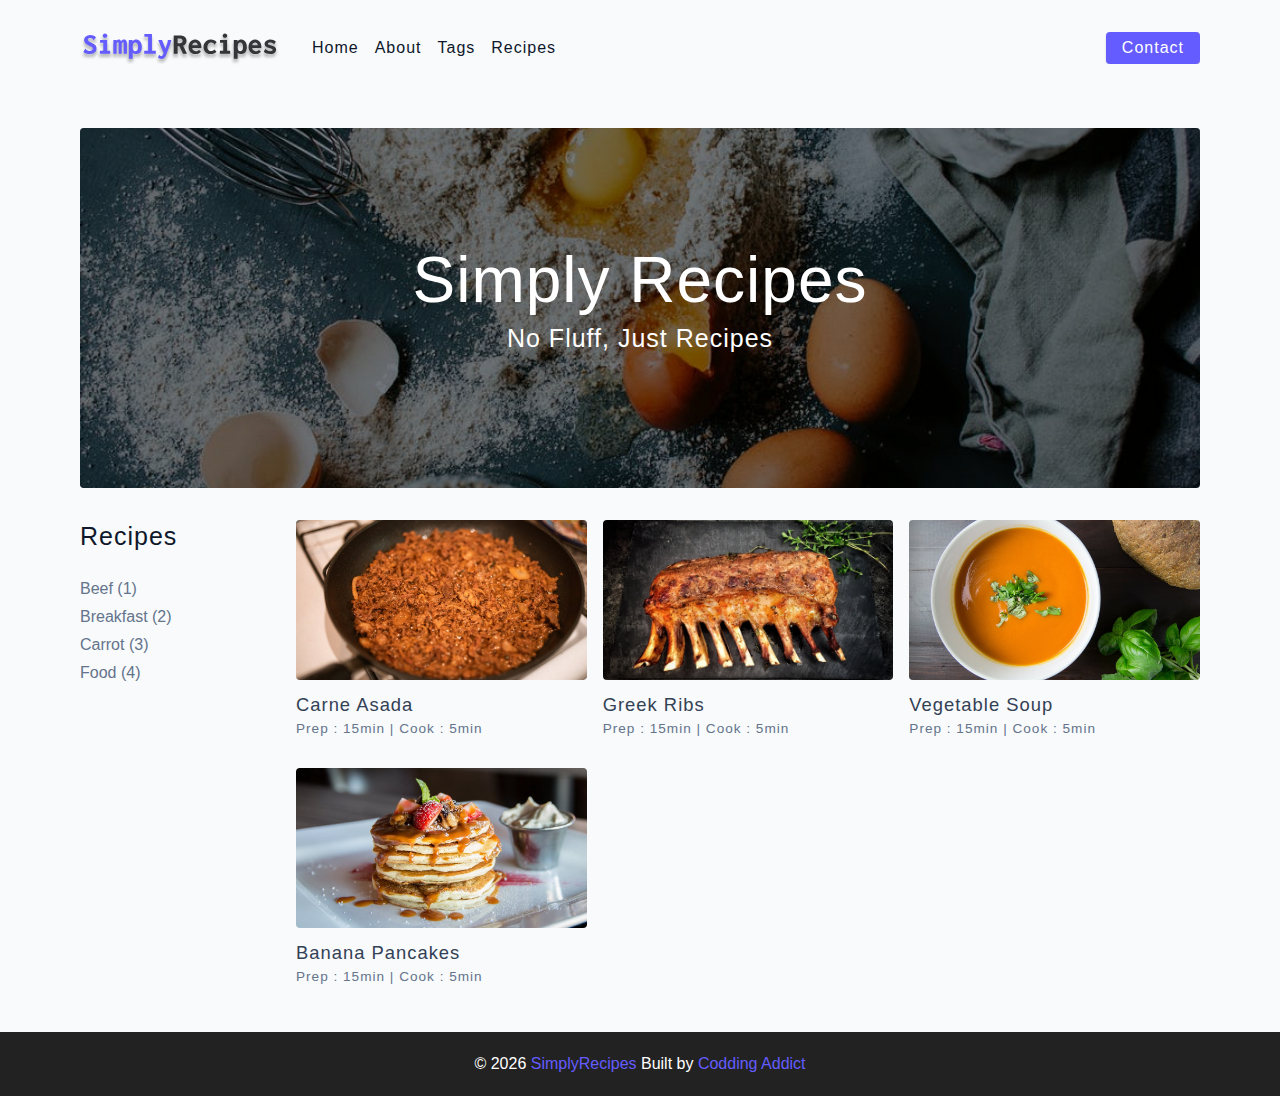
<file: index.html>
<!DOCTYPE html>
<html lang="en">
  <head>
    <meta charset="UTF-8" />
    <meta http-equiv="X-UA-Compatible" content="IE=edge" />
    <meta name="viewport" content="width=device-width, initial-scale=1.0" />
    <title>Simply Recipes || Starter</title>
    <!-- favicon -->
    <link rel="shortcut icon" href="./assets/favicon.ico" type="image/x-icon" />
    <!-- normalize -->
    <link rel="stylesheet" href="./css/normalize.css" />
    <!-- font-awesome -->
    <link
      rel="stylesheet"
      href="https://cdnjs.cloudflare.com/ajax/libs/font-awesome/5.14.0/css/all.min.css"
    />
    <!-- main css -->
    <link rel="stylesheet" href="./css/main.css" />
  </head>
  <body>
    <!-- nav -->
    <nav class="navbar">
      <div class="nav-center">
        <!-- header -->
        <div class="nav-header">
          <a href="index.html" class="nav-logo">
            <img src="./assets/logo.svg" alt="simply recipes" />
          </a>
          <button type="button" class="btn nav-btn">
            <i class="fas fa-align-justify"></i>
          </button>
        </div>
        <!-- links -->
        <div class="nav-links">
          <a href="index.html" class="nav-link">Home</a>
          <a href="about.html" class="nav-link">About</a>
          <a href="tags.html" class="nav-link">Tags</a>
          <a href="recipes.html" class="nav-link">Recipes</a>
          <div class="nav-link contact-link">
            <a href="contact.html" class="btn">Contact</a>
          </div>
        </div>
      </div>
    </nav>
    <!-- end of nav -->
    <!-- main -->
    <main class="page">
      <!-- header -->
      <header class="hero">
        <div class="hero-container">
          <div class="hero-text">
            <h1>simply recipes</h1>
            <h4>no fluff, just recipes</h4>
          </div>
        </div>
      </header>
      <!-- end of header -->
      <!-- recipes container -->
      <section class="recipes-container">
        <!-- tags container -->
        <div class="tags-container">
          <h4>Recipes</h4>
          <div class="tags-list">
            <a href="tag-template.html">Beef (1)</a>
            <a href="tag-template.html">Breakfast (2)</a>
            <a href="tag-template.html">Carrot (3)</a>
            <a href="tag-template.html">Food (4)</a>
          </div>
        </div>
        <!-- end of tags container -->
        <!-- recipes list -->
        <div class="recipes-list">
          <!-- single recipe -->
          <a href="single-recipe.html" class="recipe">
            <img
              src="/assets/recipes/recipe-1.jpeg"
              alt="food"
              class="img recipe-img"
            />
            <h5>Carne Asada</h5>
            <p>Prep : 15min | Cook : 5min</p>
          </a>
          <!-- end of single recipe -->
          <!-- single recipe -->
          <a href="single-recipe.html" class="recipe">
            <img
              src="/assets/recipes/recipe-2.jpeg"
              alt="food"
              class="img recipe-img"
            />
            <h5>Greek Ribs</h5>
            <p>Prep : 15min | Cook : 5min</p>
          </a>
          <!-- end of single recipe -->
          <!-- single recipe -->
          <a href="single-recipe.html" class="recipe">
            <img
              src="/assets/recipes/recipe-3.jpeg"
              alt="food"
              class="img recipe-img"
            />
            <h5>Vegetable Soup</h5>
            <p>Prep : 15min | Cook : 5min</p>
          </a>
          <!-- end of single recipe -->
          <!-- single recipe -->
          <a href="single-recipe.html" class="recipe">
            <img
              src="/assets/recipes/recipe-4.jpeg"
              alt="food"
              class="img recipe-img"
            />
            <h5>Banana Pancakes</h5>
            <p>Prep : 15min | Cook : 5min</p>
          </a>
          <!-- end of single recipe -->
        </div>
        <!-- end of recipes list -->
      </section>
      <!-- end of recipes container -->
    </main>
    <!-- end of main -->
    <!-- footer -->
    <footer class="page-footer">
      <p>
        &copy; <span id="date"></span
        ><span class="footer-logo"> SimplyRecipes</span> Built by
        <a href="https://www.johnsmilga.com/">Codding Addict</a>
      </p>
    </footer>

    <script src="./js/app.js"></script>
  </body>
</html>
</file>
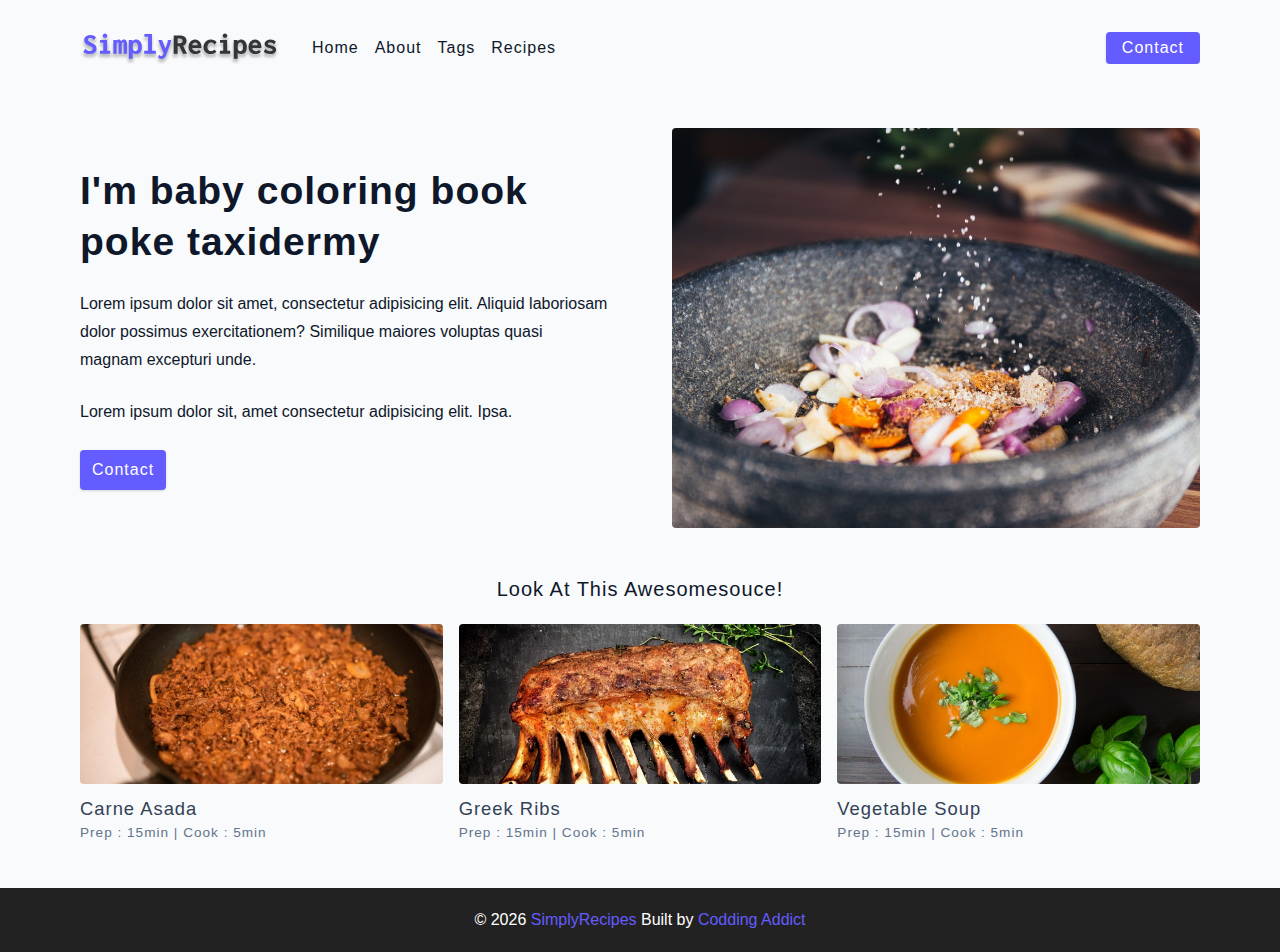
<file: about.html>
<!DOCTYPE html>
<html lang="en">
  <head>
    <meta charset="UTF-8" />
    <meta http-equiv="X-UA-Compatible" content="IE=edge" />
    <meta name="viewport" content="width=device-width, initial-scale=1.0" />
    <title>About</title>
    <!-- favicon -->
    <link rel="shortcut icon" href="./assets/favicon.ico" type="image/x-icon" />
    <!-- normalize -->
    <link rel="stylesheet" href="./css/normalize.css" />
    <!-- font-awesome -->
    <link
      rel="stylesheet"
      href="https://cdnjs.cloudflare.com/ajax/libs/font-awesome/5.14.0/css/all.min.css"
    />
    <!-- main css -->
    <link rel="stylesheet" href="./css/main.css" />
  </head>
  <body>
    <!-- nav -->
    <nav class="navbar">
      <div class="nav-center">
        <!-- header -->
        <div class="nav-header">
          <a href="index.html" class="nav-logo">
            <img src="./assets/logo.svg" alt="simply recipes" />
          </a>
          <button type="button" class="btn nav-btn">
            <i class="fas fa-align-justify"></i>
          </button>
        </div>
        <!-- links -->
        <div class="nav-links">
          <a href="index.html" class="nav-link">Home</a>
          <a href="about.html" class="nav-link">About</a>
          <a href="tags.html" class="nav-link">Tags</a>
          <a href="recipes.html" class="nav-link">Recipes</a>
          <div class="nav-link contact-link">
            <a href="contact.html" class="btn">Contact</a>
          </div>
        </div>
      </div>
    </nav>
    <!-- end of nav -->
    <!-- main -->
    <main class="page">
      <section class="about-page">
        <article>
          <h2>I'm baby coloring book poke taxidermy</h2>
          <p>
            Lorem ipsum dolor sit amet, consectetur adipisicing elit. Aliquid
            laboriosam dolor possimus exercitationem? Similique maiores voluptas
            quasi magnam excepturi unde.
          </p>
          <p>Lorem ipsum dolor sit, amet consectetur adipisicing elit. Ipsa.</p>
          <a href="contact.html" class="btn">Contact</a>
        </article>
        <img
          src="./assets/about.jpeg"
          alt="pouring salt"
          class="img about-img"
        />
      </section>
      <section class="features-recipes">
        <h5 class="featured-title">Look at this Awesomesouce!</h5>
        <!-- recipes list -->
        <div class="recipes-list">
          <!-- single recipe -->
          <a href="single-recipe.html" class="recipe">
            <img
              src="/assets/recipes/recipe-1.jpeg"
              alt="food"
              class="img recipe-img"
            />
            <h5>Carne Asada</h5>
            <p>Prep : 15min | Cook : 5min</p>
          </a>
          <!-- end of single recipe -->
          <!-- single recipe -->
          <a href="single-recipe.html" class="recipe">
            <img
              src="/assets/recipes/recipe-2.jpeg"
              alt="food"
              class="img recipe-img"
            />
            <h5>Greek Ribs</h5>
            <p>Prep : 15min | Cook : 5min</p>
          </a>
          <!-- end of single recipe -->
          <!-- single recipe -->
          <a href="single-recipe.html" class="recipe">
            <img
              src="/assets/recipes/recipe-3.jpeg"
              alt="food"
              class="img recipe-img"
            />
            <h5>Vegetable Soup</h5>
            <p>Prep : 15min | Cook : 5min</p>
          </a>
          <!-- end of single recipe -->
        </div>
        <!-- end of recipes list -->
      </section>
    </main>
    <!-- end of main -->
    <!-- footer -->
    <footer class="page-footer">
      <p>
        &copy; <span id="date"></span
        ><span class="footer-logo"> SimplyRecipes</span> Built by
        <a href="https://www.johnsmilga.com/">Codding Addict</a>
      </p>
    </footer>

    <script src="./js/app.js"></script>
  </body>
</html>
</file>
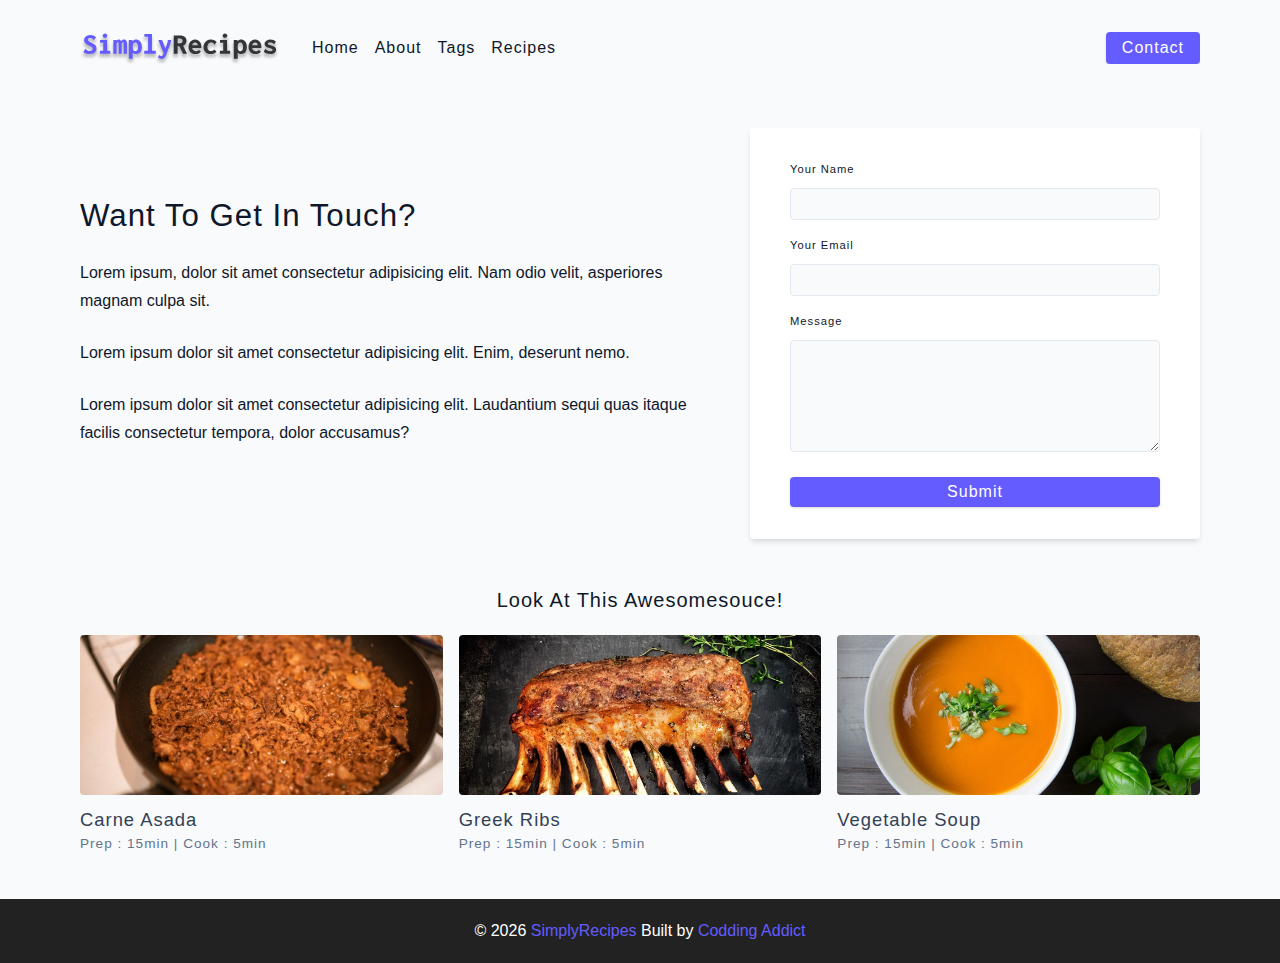
<file: contact.html>
<!DOCTYPE html>
<html lang="en">
  <head>
    <meta charset="UTF-8" />
    <meta http-equiv="X-UA-Compatible" content="IE=edge" />
    <meta name="viewport" content="width=device-width, initial-scale=1.0" />
    <title>Contact</title>
    <!-- favicon -->
    <link rel="shortcut icon" href="./assets/favicon.ico" type="image/x-icon" />
    <!-- normalize -->
    <link rel="stylesheet" href="./css/normalize.css" />
    <!-- font-awesome -->
    <link
      rel="stylesheet"
      href="https://cdnjs.cloudflare.com/ajax/libs/font-awesome/5.14.0/css/all.min.css"
    />
    <!-- main css -->
    <link rel="stylesheet" href="./css/main.css" />
  </head>
  <body>
    <!-- nav -->
    <nav class="navbar">
      <div class="nav-center">
        <!-- header -->
        <div class="nav-header">
          <a href="index.html" class="nav-logo">
            <img src="./assets/logo.svg" alt="simply recipes" />
          </a>
          <button type="button" class="btn nav-btn">
            <i class="fas fa-align-justify"></i>
          </button>
        </div>
        <!-- links -->
        <div class="nav-links">
          <a href="index.html" class="nav-link">Home</a>
          <a href="about.html" class="nav-link">About</a>
          <a href="tags.html" class="nav-link">Tags</a>
          <a href="recipes.html" class="nav-link">Recipes</a>
          <div class="nav-link contact-link">
            <a href="contact.html" class="btn">Contact</a>
          </div>
        </div>
      </div>
    </nav>
    <!-- end of nav -->
    <!-- main -->
    <main class="page">
      <section class="contact-container">
        <article class="contact-info">
          <h3>Want To Get In Touch?</h3>
          <p>
            Lorem ipsum, dolor sit amet consectetur adipisicing elit. Nam odio
            velit, asperiores magnam culpa sit.
          </p>
          <p>
            Lorem ipsum dolor sit amet consectetur adipisicing elit. Enim,
            deserunt nemo.
          </p>
          <p>
            Lorem ipsum dolor sit amet consectetur adipisicing elit. Laudantium
            sequi quas itaque facilis consectetur tempora, dolor accusamus?
          </p>
        </article>
        <article>
          <form class="form contact-form">
            <!-- single form row -->
            <div class="form-row">
              <label for="name" class="form-label">Your Name</label>
              <input type="text" name="name" id="name" class="form-input" />
            </div>
            <!-- end of single form row -->
            <!-- single form row -->
            <div class="form-row">
              <label for="email" class="form-label">Your Email</label>
              <input type="email" name="email" id="email" class="form-input" />
            </div>
            <!-- end of single form row -->
            <div class="form-row">
              <label for="message" class="form-label">Message</label>
              <textarea
                name="message"
                id="message"
                class="form-textarea"
              ></textarea>
            </div>
            <button type="submit" class="btn btn-block">Submit</button>
          </form>
        </article>
      </section>
      <section class="features-recipes">
        <h5 class="featured-title">Look at this Awesomesouce!</h5>
        <!-- recipes list -->
        <div class="recipes-list">
          <!-- single recipe -->
          <a href="single-recipe.html" class="recipe">
            <img
              src="/assets/recipes/recipe-1.jpeg"
              alt="food"
              class="img recipe-img"
            />
            <h5>Carne Asada</h5>
            <p>Prep : 15min | Cook : 5min</p>
          </a>
          <!-- end of single recipe -->
          <!-- single recipe -->
          <a href="single-recipe.html" class="recipe">
            <img
              src="/assets/recipes/recipe-2.jpeg"
              alt="food"
              class="img recipe-img"
            />
            <h5>Greek Ribs</h5>
            <p>Prep : 15min | Cook : 5min</p>
          </a>
          <!-- end of single recipe -->
          <!-- single recipe -->
          <a href="single-recipe.html" class="recipe">
            <img
              src="/assets/recipes/recipe-3.jpeg"
              alt="food"
              class="img recipe-img"
            />
            <h5>Vegetable Soup</h5>
            <p>Prep : 15min | Cook : 5min</p>
          </a>
          <!-- end of single recipe -->
        </div>
        <!-- end of recipes list -->
      </section>
    </main>
    <!-- end of main -->
    <!-- footer -->
    <footer class="page-footer">
      <p>
        &copy; <span id="date"></span
        ><span class="footer-logo"> SimplyRecipes</span> Built by
        <a href="https://www.johnsmilga.com/">Codding Addict</a>
      </p>
    </footer>

    <script src="./js/app.js"></script>
  </body>
</html>
</file>
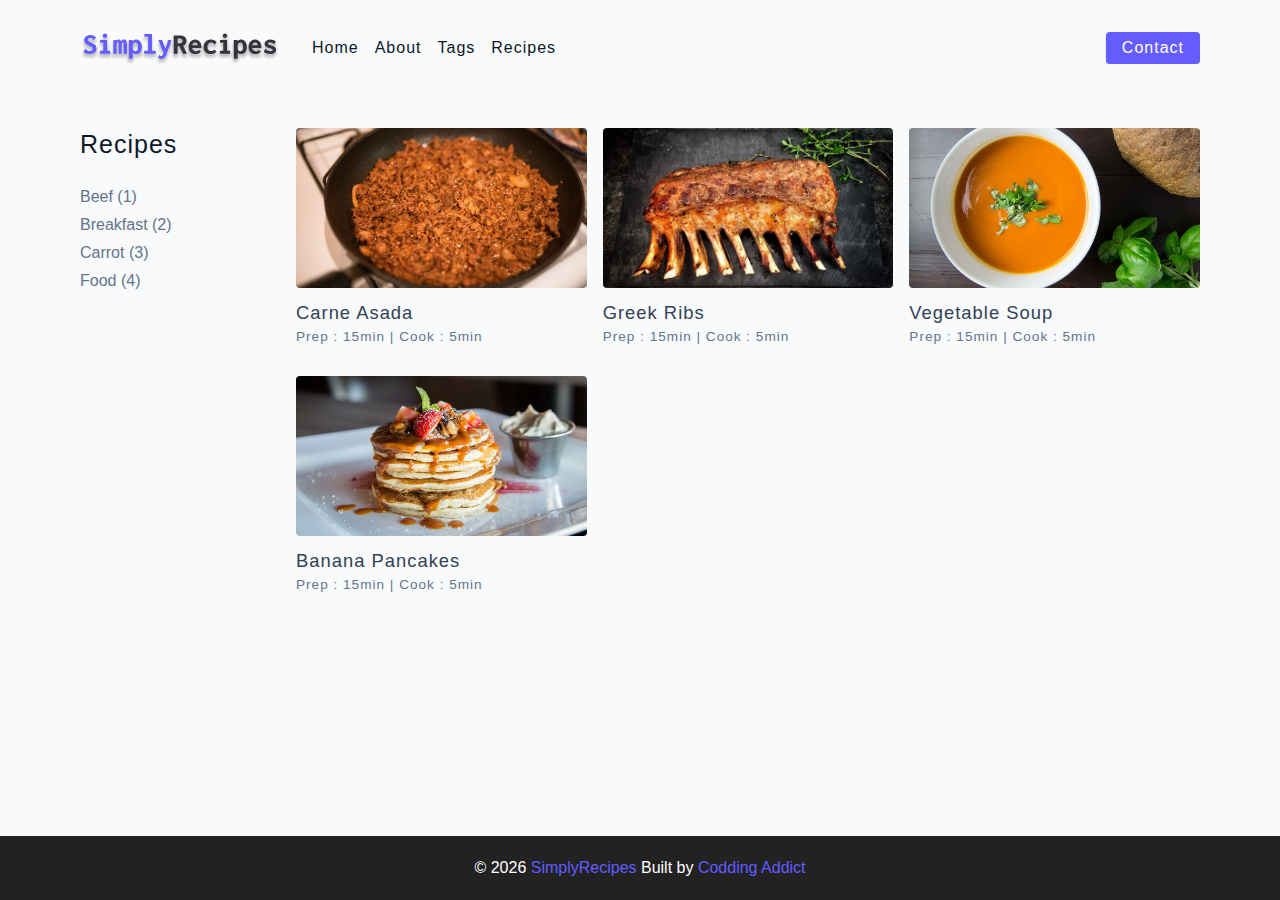
<file: recipes.html>
<!DOCTYPE html>
<html lang="en">
  <head>
    <meta charset="UTF-8" />
    <meta http-equiv="X-UA-Compatible" content="IE=edge" />
    <meta name="viewport" content="width=device-width, initial-scale=1.0" />
    <title>Recipes</title>
    <!-- favicon -->
    <link rel="shortcut icon" href="./assets/favicon.ico" type="image/x-icon" />
    <!-- normalize -->
    <link rel="stylesheet" href="./css/normalize.css" />
    <!-- font-awesome -->
    <link
      rel="stylesheet"
      href="https://cdnjs.cloudflare.com/ajax/libs/font-awesome/5.14.0/css/all.min.css"
    />
    <!-- main css -->
    <link rel="stylesheet" href="./css/main.css" />
  </head>
  <body>
    <!-- nav -->
    <nav class="navbar">
      <div class="nav-center">
        <!-- header -->
        <div class="nav-header">
          <a href="index.html" class="nav-logo">
            <img src="./assets/logo.svg" alt="simply recipes" />
          </a>
          <button type="button" class="btn nav-btn">
            <i class="fas fa-align-justify"></i>
          </button>
        </div>
        <!-- links -->
        <div class="nav-links">
          <a href="index.html" class="nav-link">Home</a>
          <a href="about.html" class="nav-link">About</a>
          <a href="tags.html" class="nav-link">Tags</a>
          <a href="recipes.html" class="nav-link">Recipes</a>
          <div class="nav-link contact-link">
            <a href="contact.html" class="btn">Contact</a>
          </div>
        </div>
      </div>
    </nav>
    <!-- end of nav -->
    <!-- main -->
    <main class="page">
      <!-- recipes container -->
      <section class="recipes-container">
        <!-- tags container -->
        <div class="tags-container">
          <h4>Recipes</h4>
          <div class="tags-list">
            <a href="tag-template.html">Beef (1)</a>
            <a href="tag-template.html">Breakfast (2)</a>
            <a href="tag-template.html">Carrot (3)</a>
            <a href="tag-template.html">Food (4)</a>
          </div>
        </div>
        <!-- end of tags container -->
        <!-- recipes list -->
        <div class="recipes-list">
          <!-- single recipe -->
          <a href="single-recipe.html" class="recipe">
            <img
              src="/assets/recipes/recipe-1.jpeg"
              alt="food"
              class="img recipe-img"
            />
            <h5>Carne Asada</h5>
            <p>Prep : 15min | Cook : 5min</p>
          </a>
          <!-- end of single recipe -->
          <!-- single recipe -->
          <a href="single-recipe.html" class="recipe">
            <img
              src="/assets/recipes/recipe-2.jpeg"
              alt="food"
              class="img recipe-img"
            />
            <h5>Greek Ribs</h5>
            <p>Prep : 15min | Cook : 5min</p>
          </a>
          <!-- end of single recipe -->
          <!-- single recipe -->
          <a href="single-recipe.html" class="recipe">
            <img
              src="/assets/recipes/recipe-3.jpeg"
              alt="food"
              class="img recipe-img"
            />
            <h5>Vegetable Soup</h5>
            <p>Prep : 15min | Cook : 5min</p>
          </a>
          <!-- end of single recipe -->
          <!-- single recipe -->
          <a href="single-recipe.html" class="recipe">
            <img
              src="/assets/recipes/recipe-4.jpeg"
              alt="food"
              class="img recipe-img"
            />
            <h5>Banana Pancakes</h5>
            <p>Prep : 15min | Cook : 5min</p>
          </a>
          <!-- end of single recipe -->
        </div>
        <!-- end of recipes list -->
      </section>
      <!-- end of recipes container -->
    </main>
    <!-- end of main -->
    <!-- footer -->
    <footer class="page-footer">
      <p>
        &copy; <span id="date"></span
        ><span class="footer-logo"> SimplyRecipes</span> Built by
        <a href="https://www.johnsmilga.com/">Codding Addict</a>
      </p>
    </footer>

    <script src="./js/app.js"></script>
  </body>
</html>
</file>
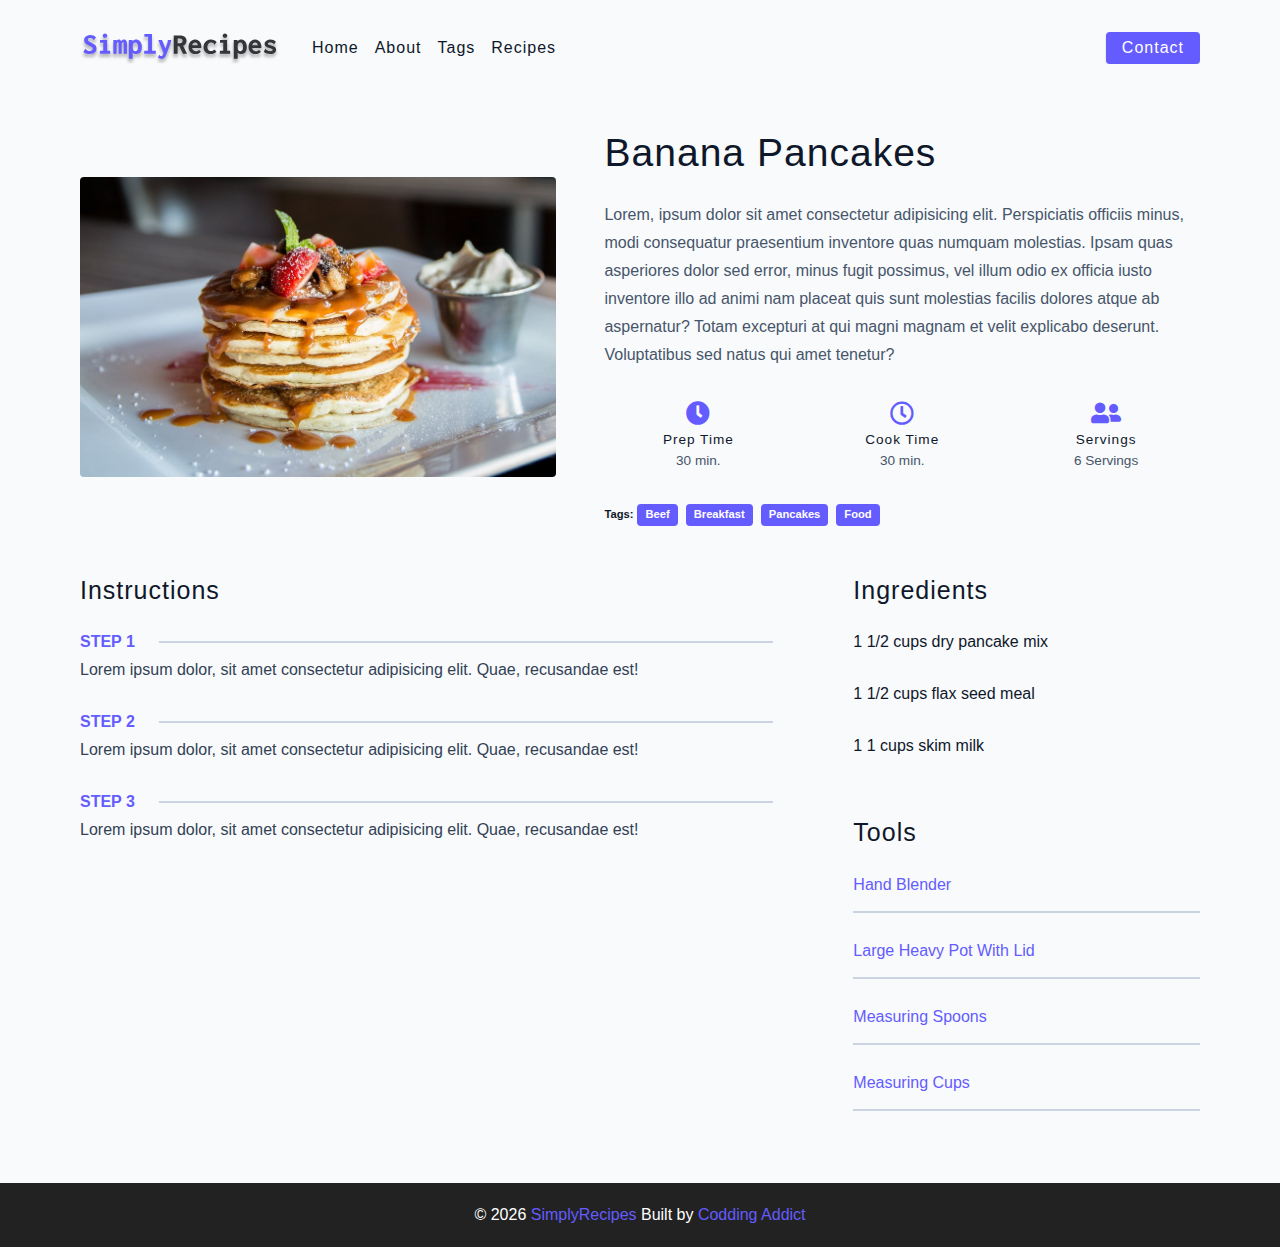
<file: single-recipe.html>
<!DOCTYPE html>
<html lang="en">
  <head>
    <meta charset="UTF-8" />
    <meta http-equiv="X-UA-Compatible" content="IE=edge" />
    <meta name="viewport" content="width=device-width, initial-scale=1.0" />
    <title>Single Recipe</title>
    <!-- favicon -->
    <link rel="shortcut icon" href="./assets/favicon.ico" type="image/x-icon" />
    <!-- normalize -->
    <link rel="stylesheet" href="./css/normalize.css" />
    <!-- font-awesome -->
    <link
      rel="stylesheet"
      href="https://cdnjs.cloudflare.com/ajax/libs/font-awesome/5.14.0/css/all.min.css"
    />
    <!-- main css -->
    <link rel="stylesheet" href="./css/main.css" />
  </head>
  <body>
    <!-- nav -->
    <nav class="navbar">
      <div class="nav-center">
        <!-- header -->
        <div class="nav-header">
          <a href="index.html" class="nav-logo">
            <img src="./assets/logo.svg" alt="simply recipes" />
          </a>
          <button type="button" class="btn nav-btn">
            <i class="fas fa-align-justify"></i>
          </button>
        </div>
        <!-- links -->
        <div class="nav-links">
          <a href="index.html" class="nav-link">Home</a>
          <a href="about.html" class="nav-link">About</a>
          <a href="tags.html" class="nav-link">Tags</a>
          <a href="recipes.html" class="nav-link">Recipes</a>
          <div class="nav-link contact-link">
            <a href="contact.html" class="btn">Contact</a>
          </div>
        </div>
      </div>
    </nav>
    <!-- end of nav -->
    <!-- main -->
    <main class="page">
      <div class="recipe-page">
        <section class="recipe-hero">
          <img
            src="./assets/recipes/recipe-4.jpeg"
            class="img recipe-hero-img"
            alt="pancakes"
          />
          <article>
            <h2>Banana Pancakes</h2>
            <p>
              Lorem, ipsum dolor sit amet consectetur adipisicing elit.
              Perspiciatis officiis minus, modi consequatur praesentium
              inventore quas numquam molestias. Ipsam quas asperiores dolor sed
              error, minus fugit possimus, vel illum odio ex officia iusto
              inventore illo ad animi nam placeat quis sunt molestias facilis
              dolores atque ab aspernatur? Totam excepturi at qui magni magnam
              et velit explicabo deserunt. Voluptatibus sed natus qui amet
              tenetur?
            </p>
            <!-- recipe icons -->
            <div class="recipe-icons">
              <!-- single recipe icon -->
              <article>
                <i class="fas fa-clock"></i>
                <h5>Prep Time</h5>
                <p>30 min.</p>
              </article>
              <!-- single recipe icon -->
              <article>
                <i class="far fa-clock"></i>
                <h5>Cook Time</h5>
                <p>30 min.</p>
              </article>
              <!-- single recipe icon -->
              <article>
                <i class="fas fa-user-friends"></i>
                <h5>Servings</h5>
                <p>6 Servings</p>
              </article>
            </div>
            <!-- recipe tags -->
            <div class="recipe-tags">
              Tags: <a href="tag-template.html">Beef</a>
              <a href="tag-template.html">Breakfast</a>
              <a href="tag-template.html">Pancakes</a>
              <a href="tag-template.html">Food</a>
            </div>
          </article>
        </section>
        <!-- recipe content -->
        <section class="recipe-content">
          <article>
            <h4>Instructions</h4>
            <!-- single instruction -->
            <div class="single-instruction">
              <header>
                <p>Step 1</p>
                <div></div>
              </header>
              <p>
                Lorem ipsum dolor, sit amet consectetur adipisicing elit. Quae,
                recusandae est!
              </p>
            </div>
            <div class="single-instruction">
              <header>
                <p>Step 2</p>
                <div></div>
              </header>
              <p>
                Lorem ipsum dolor, sit amet consectetur adipisicing elit. Quae,
                recusandae est!
              </p>
            </div>
            <div class="single-instruction">
              <header>
                <p>Step 3</p>
                <div></div>
              </header>
              <p>
                Lorem ipsum dolor, sit amet consectetur adipisicing elit. Quae,
                recusandae est!
              </p>
            </div>
          </article>
          <article class="second-column">
            <div>
              <h4>Ingredients</h4>
              <p class="single-igredient">1 1/2 cups dry pancake mix</p>
              <p class="single-igredient">1 1/2 cups flax seed meal</p>
              <p class="single-igredient">1 1 cups skim milk</p>
            </div>
            <div>
              <h4>Tools</h4>
              <p class="single-tool">Hand Blender</p>
              <p class="single-tool">Large Heavy Pot With Lid</p>
              <p class="single-tool">Measuring Spoons</p>
              <p class="single-tool">Measuring Cups</p>
            </div>
          </article>
        </section>
      </div>
    </main>
    <!-- end of main -->
    <!-- footer -->
    <footer class="page-footer">
      <p>
        &copy; <span id="date"></span
        ><span class="footer-logo"> SimplyRecipes</span> Built by
        <a href="https://www.johnsmilga.com/">Codding Addict</a>
      </p>
    </footer>

    <script src="./js/app.js"></script>
  </body>
</html>
</file>
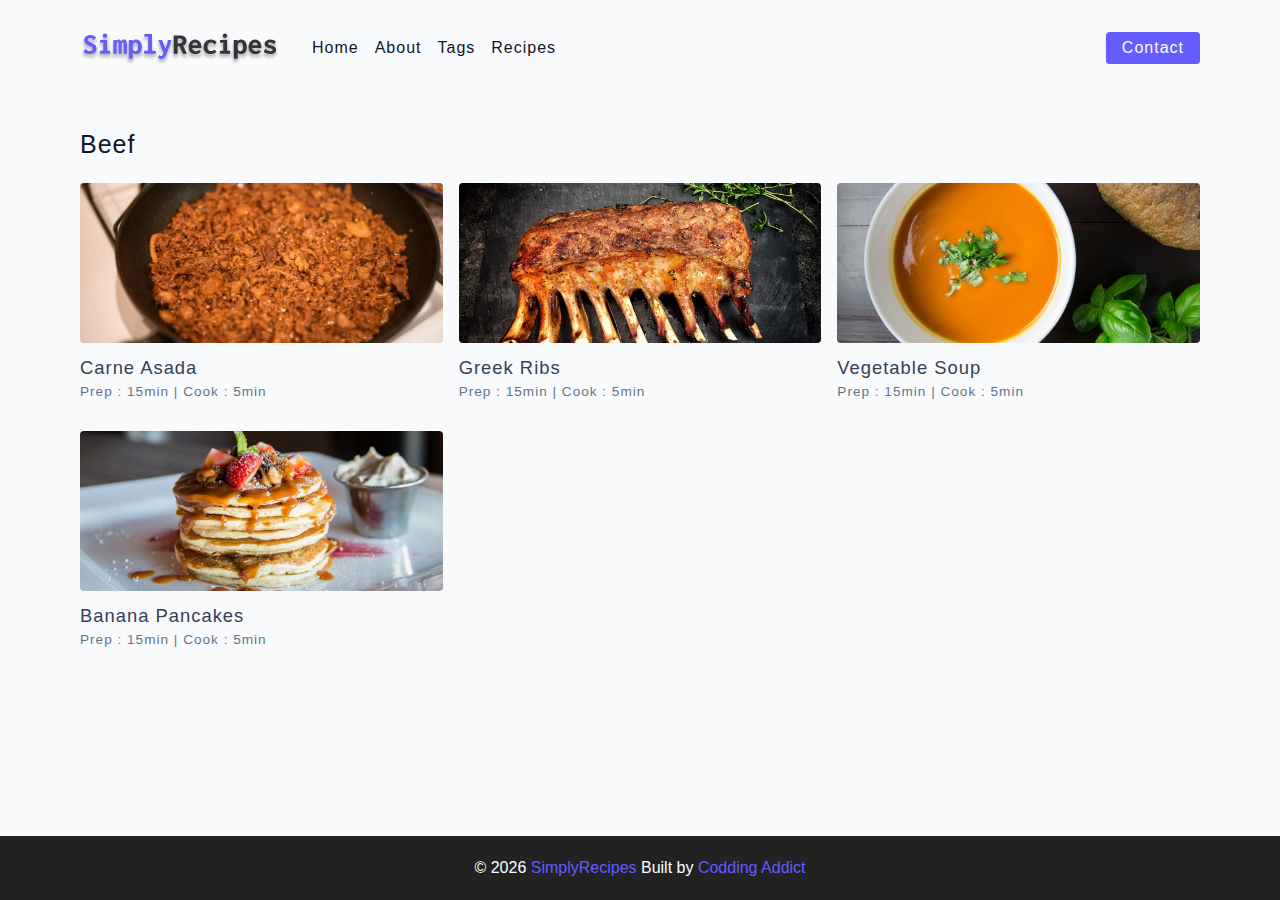
<file: tag-template.html>
<!DOCTYPE html>
<html lang="en">
  <head>
    <meta charset="UTF-8" />
    <meta http-equiv="X-UA-Compatible" content="IE=edge" />
    <meta name="viewport" content="width=device-width, initial-scale=1.0" />
    <title>Tag Template</title>
    <!-- favicon -->
    <link rel="shortcut icon" href="./assets/favicon.ico" type="image/x-icon" />
    <!-- normalize -->
    <link rel="stylesheet" href="./css/normalize.css" />
    <!-- font-awesome -->
    <link
      rel="stylesheet"
      href="https://cdnjs.cloudflare.com/ajax/libs/font-awesome/5.14.0/css/all.min.css"
    />
    <!-- main css -->
    <link rel="stylesheet" href="./css/main.css" />
  </head>
  <body>
    <!-- nav -->
    <nav class="navbar">
      <div class="nav-center">
        <!-- header -->
        <div class="nav-header">
          <a href="index.html" class="nav-logo">
            <img src="./assets/logo.svg" alt="simply recipes" />
          </a>
          <button type="button" class="btn nav-btn">
            <i class="fas fa-align-justify"></i>
          </button>
        </div>
        <!-- links -->
        <div class="nav-links">
          <a href="index.html" class="nav-link">Home</a>
          <a href="about.html" class="nav-link">About</a>
          <a href="tags.html" class="nav-link">Tags</a>
          <a href="recipes.html" class="nav-link">Recipes</a>
          <div class="nav-link contact-link">
            <a href="contact.html" class="btn">Contact</a>
          </div>
        </div>
      </div>
    </nav>
    <!-- end of nav -->
    <!-- main -->
    <main class="page">
      <div>
        <h4>Beef</h4>
        <!-- recipes list -->
        <div class="recipes-list">
          <!-- single recipe -->
          <a href="single-recipe.html" class="recipe">
            <img
              src="/assets/recipes/recipe-1.jpeg"
              alt="food"
              class="img recipe-img"
            />
            <h5>Carne Asada</h5>
            <p>Prep : 15min | Cook : 5min</p>
          </a>
          <!-- end of single recipe -->
          <!-- single recipe -->
          <a href="single-recipe.html" class="recipe">
            <img
              src="/assets/recipes/recipe-2.jpeg"
              alt="food"
              class="img recipe-img"
            />
            <h5>Greek Ribs</h5>
            <p>Prep : 15min | Cook : 5min</p>
          </a>
          <!-- end of single recipe -->
          <!-- single recipe -->
          <a href="single-recipe.html" class="recipe">
            <img
              src="/assets/recipes/recipe-3.jpeg"
              alt="food"
              class="img recipe-img"
            />
            <h5>Vegetable Soup</h5>
            <p>Prep : 15min | Cook : 5min</p>
          </a>
          <!-- end of single recipe -->
          <!-- single recipe -->
          <a href="single-recipe.html" class="recipe">
            <img
              src="/assets/recipes/recipe-4.jpeg"
              alt="food"
              class="img recipe-img"
            />
            <h5>Banana Pancakes</h5>
            <p>Prep : 15min | Cook : 5min</p>
          </a>
          <!-- end of single recipe -->
        </div>
        <!-- end of recipes list -->
      </div>
    </main>
    <!-- end of main -->
    <!-- footer -->
    <footer class="page-footer">
      <p>
        &copy; <span id="date"></span
        ><span class="footer-logo"> SimplyRecipes</span> Built by
        <a href="https://www.johnsmilga.com/">Codding Addict</a>
      </p>
    </footer>

    <script src="./js/app.js"></script>
  </body>
</html>
</file>
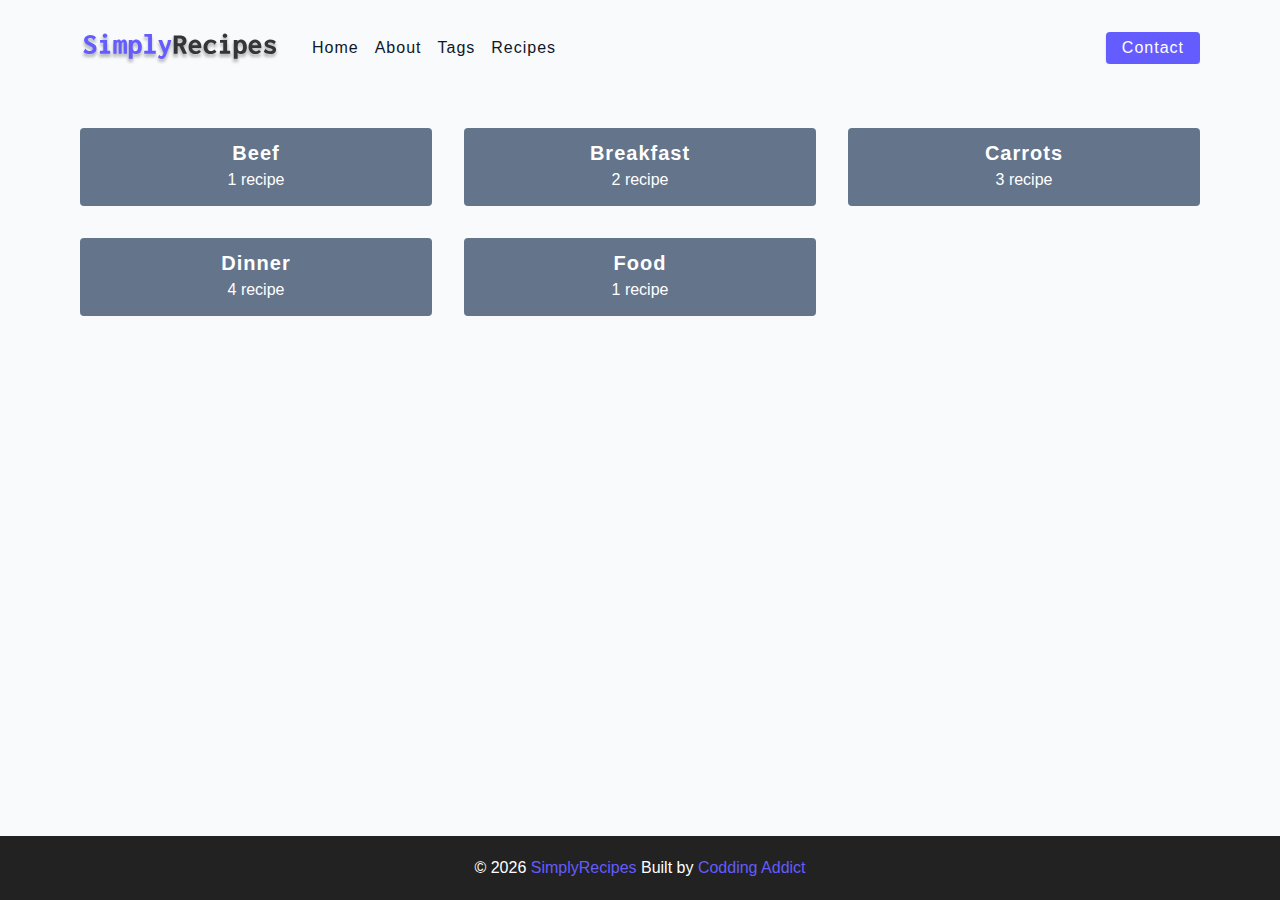
<file: tags.html>
<!DOCTYPE html>
<html lang="en">
  <head>
    <meta charset="UTF-8" />
    <meta http-equiv="X-UA-Compatible" content="IE=edge" />
    <meta name="viewport" content="width=device-width, initial-scale=1.0" />
    <title>Tags</title>
    <!-- favicon -->
    <link rel="shortcut icon" href="./assets/favicon.ico" type="image/x-icon" />
    <!-- normalize -->
    <link rel="stylesheet" href="./css/normalize.css" />
    <!-- font-awesome -->
    <link
      rel="stylesheet"
      href="https://cdnjs.cloudflare.com/ajax/libs/font-awesome/5.14.0/css/all.min.css"
    />
    <!-- main css -->
    <link rel="stylesheet" href="./css/main.css" />
  </head>
  <body>
    <!-- nav -->
    <nav class="navbar">
      <div class="nav-center">
        <!-- header -->
        <div class="nav-header">
          <a href="index.html" class="nav-logo">
            <img src="./assets/logo.svg" alt="simply recipes" />
          </a>
          <button type="button" class="btn nav-btn">
            <i class="fas fa-align-justify"></i>
          </button>
        </div>
        <!-- links -->
        <div class="nav-links">
          <a href="index.html" class="nav-link">Home</a>
          <a href="about.html" class="nav-link">About</a>
          <a href="tags.html" class="nav-link">Tags</a>
          <a href="recipes.html" class="nav-link">Recipes</a>
          <div class="nav-link contact-link">
            <a href="contact.html" class="btn">Contact</a>
          </div>
        </div>
      </div>
    </nav>
    <!-- end of nav -->
    <!-- main -->
    <main class="page">
      <section class="tags-wrapper">
        <!-- single tag -->
        <a href="tag-template.html" class="tag">
          <h5>Beef</h5>
          <p>1 recipe</p>
        </a>
        <!-- en of single tag -->
        <!-- single tag -->
        <a href="tag-template.html" class="tag">
          <h5>Breakfast</h5>
          <p>2 recipe</p>
        </a>
        <!-- en of single tag -->
        <!-- single tag -->
        <a href="tag-template.html" class="tag">
          <h5>Carrots</h5>
          <p>3 recipe</p>
        </a>
        <!-- en of single tag -->
        <!-- single tag -->
        <a href="tag-template.html" class="tag">
          <h5>Dinner</h5>
          <p>4 recipe</p>
        </a>
        <!-- en of single tag -->
        <!-- single tag -->
        <a href="tag-template.html" class="tag">
          <h5>Food</h5>
          <p>1 recipe</p>
        </a>
        <!-- en of single tag -->
      </section>
    </main>
    <!-- end of main -->
    <!-- footer -->
    <footer class="page-footer">
      <p>
        &copy; <span id="date"></span
        ><span class="footer-logo"> SimplyRecipes</span> Built by
        <a href="https://www.johnsmilga.com/">Codding Addict</a>
      </p>
    </footer>

    <script src="./js/app.js"></script>
  </body>
</html>
</file>
<file: css/main.css>
*,
::after,
::before {
  box-sizing: border-box;
}
/* fonts */

@import url("https://fonts.googleapis.com/css2?family=Roboto:wght@400;500;600&family=Montserrat&display=swap");
html {
  font-size: 100%;
} /*16px*/

:root {
  /* colors */
  --primary-100: #e2e0ff;
  --primary-200: #c1beff;
  --primary-300: #a29dff;
  --primary-400: #837dff;
  --primary-500: #645cff;
  --primary-600: #504acc;
  --primary-700: #3c3799;
  --primary-800: #282566;
  --primary-900: #141233;

  /* grey */
  --grey-50: #f8fafc;
  --grey-100: #f1f5f9;
  --grey-200: #e2e8f0;
  --grey-300: #cbd5e1;
  --grey-400: #94a3b8;
  --grey-500: #64748b;
  --grey-600: #475569;
  --grey-700: #334155;
  --grey-800: #1e293b;
  --grey-900: #0f172a;
  /* rest of the colors */
  --black: #222;
  --white: #fff;
  --red-light: #f8d7da;
  --red-dark: #842029;
  --green-light: #d1e7dd;
  --green-dark: #0f5132;

  /* fonts  */
  --headingFont: "Roboto", sans-serif;
  --bodyFont: "Nunito", sans-serif;
  --smallText: 0.7em;
  /* rest of the vars */
  --backgroundColor: var(--grey-50);
  --textColor: var(--grey-900);
  --borderRadius: 0.25rem;
  --letterSpacing: 1px;
  --transition: 0.3s ease-in-out all;
  --max-width: 1120px;
  --fixed-width: 600px;

  /* box shadow*/
  --shadow-1: 0 1px 3px 0 rgba(0, 0, 0, 0.1), 0 1px 2px 0 rgba(0, 0, 0, 0.06);
  --shadow-2: 0 4px 6px -1px rgba(0, 0, 0, 0.1),
    0 2px 4px -1px rgba(0, 0, 0, 0.06);
  --shadow-3: 0 10px 15px -3px rgba(0, 0, 0, 0.1),
    0 4px 6px -2px rgba(0, 0, 0, 0.05);
  --shadow-4: 0 20px 25px -5px rgba(0, 0, 0, 0.1),
    0 10px 10px -5px rgba(0, 0, 0, 0.04);
}

body {
  background: var(--backgroundColor);
  font-family: var(--bodyFont);
  font-weight: 400;
  line-height: 1.75;
  color: var(--textColor);
}

p {
  margin-top: 0;
  margin-bottom: 1.5rem;
  max-width: 40em;
}

h1,
h2,
h3,
h4,
h5 {
  margin: 0;
  margin-bottom: 1.38rem;
  font-family: var(--headingFont);
  font-weight: 400;
  line-height: 1.3;
  text-transform: capitalize;
  letter-spacing: var(--letterSpacing);
}

h1 {
  margin-top: 0;
  font-size: 3.052rem;
}

h2 {
  font-size: 2.441rem;
}

h3 {
  font-size: 1.953rem;
}

h4 {
  font-size: 1.563rem;
}

h5 {
  font-size: 1.25rem;
}

small,
.text-small {
  font-size: var(--smallText);
}

a {
  text-decoration: none;
}
ul {
  list-style-type: none;
  padding: 0;
}

.img {
  width: 100%;
  display: block;
  object-fit: cover;
}
/* buttons */

.btn {
  cursor: pointer;
  color: var(--white);
  background: var(--primary-500);
  border: transparent;
  border-radius: var(--borderRadius);
  letter-spacing: var(--letterSpacing);
  padding: 0.375rem 0.75rem;
  box-shadow: var(--shadow-1);
  transition: var(--transtion);
  text-transform: capitalize;
  display: inline-block;
}
.btn:hover {
  background: var(--primary-700);
  box-shadow: var(--shadow-3);
}
.btn-hipster {
  color: var(--primary-500);
  background: var(--primary-200);
}
.btn-hipster:hover {
  color: var(--primary-200);
  background: var(--primary-700);
}
.btn-block {
  width: 100%;
}

/* alerts */
.alert {
  padding: 0.375rem 0.75rem;
  margin-bottom: 1rem;
  border-color: transparent;
  border-radius: var(--borderRadius);
}

.alert-danger {
  color: var(--red-dark);
  background: var(--red-light);
}
.alert-success {
  color: var(--green-dark);
  background: var(--green-light);
}
/* form */

.form {
  width: 90vw;
  max-width: var(--fixed-width);
  background: var(--white);
  border-radius: var(--borderRadius);
  box-shadow: var(--shadow-2);
  padding: 2rem 2.5rem;
  margin: 3rem auto;
}
.form-label {
  display: block;
  font-size: var(--smallText);
  margin-bottom: 0.5rem;
  text-transform: capitalize;
  letter-spacing: var(--letterSpacing);
}
.form-input,
.form-textarea {
  width: 100%;
  padding: 0.375rem 0.75rem;
  border-radius: var(--borderRadius);
  background: var(--backgroundColor);
  border: 1px solid var(--grey-200);
}

.form-row {
  margin-bottom: 1rem;
}

.form-textarea {
  height: 7rem;
}
::placeholder {
  font-family: inherit;
  color: var(--grey-400);
}
.form-alert {
  color: var(--red-dark);
  letter-spacing: var(--letterSpacing);
  text-transform: capitalize;
}
/* alert */

@keyframes spinner {
  to {
    transform: rotate(360deg);
  }
}

.loading {
  width: 6rem;
  height: 6rem;
  border: 5px solid var(--grey-400);
  border-radius: 50%;
  border-top-color: var(--primary-500);
  animation: spinner 0.6s linear infinite;
}
.loading {
  margin: 0 auto;
}
/* title */

.title {
  text-align: center;
}

.title-underline {
  background: var(--primary-500);
  width: 7rem;
  height: 0.25rem;
  margin: 0 auto;
  margin-top: -1rem;
}

/*
=============== 
Navbar
===============
*/

.navbar {
  display: flex;
  justify-content: center;
  align-items: center;
  /* background-color: blue; */
}

.nav-center {
  width: 90vw;
  max-width: var(--max-width);
  /* background: red; */
}

.nav-header {
  height: 6rem;
  display: flex;
  justify-content: space-between;
  align-items: center;
}

.nav-logo {
  /* background: red; */
  display: flex;
  align-items: center;
}

.nav-header img {
  width: 200px;
}

.nav-btn {
  padding: 0.15rem 0.75rem;
}

.nav-btn i {
  font-size: 1.25rem;
}

.nav-links {
  display: flex;
  flex-direction: column;
  /* todo */
  height: 0;
  overflow: hidden;
  transform: var(--transition);
}

.show-links {
  height: 310px;
}

.nav-link {
  display: block;
  text-align: center;
  color: var(--grey-900);
  letter-spacing: var(--letterSpacing);
  padding: 1rem 0;
  border-top: 1px solid var(--grey-500);
  transition: var(--transition);
}

.nav-link:hover {
  color: var(--primary-500);
}

.contact-link a {
  padding: 0.15rem 1rem;
}

@media screen and (min-width: 992px) {
  .nav-btn {
    display: none;
  }
  .navbar {
    height: 6rem;
  }

  .nav-center {
    display: flex;
    align-items: center;
  }
  .nav-header {
    height: auto;
    margin-right: 2rem;
  }
  .nav-links {
    height: auto;
    flex-direction: row;
    align-items: center;
    width: 100%;
    /* background: red; */
  }
  .nav-link {
    padding: 0;
    border-top: none;
    margin-right: 1rem;
    font-size: 1rem;
  }

  .contact-link {
    margin-left: auto;
    margin-right: 0;
  }
}

/*
=============== 
Page
===============
*/

.page {
  /* background: red; */
  width: 90vw;
  max-width: var(--max-width);
  margin: 0 auto;
  padding-top: 2rem;
  min-height: calc(100vh - (6rem + 4rem));
}
/*
=============== 
Footer
===============
*/

.page-footer {
  height: 4rem;

  background: var(--black);
  color: var(--white);
  display: flex;
  align-items: center;
  justify-content: center;
}

.page-footer p {
  margin-bottom: 0;
}

.footer-logo,
.page-footer a {
  color: var(--primary-500);
}

/*
=============== 
Hero
===============
*/
.hero {
  height: 40vh;
  background: url(../assets/main.jpeg) center/cover no-repeat;
  margin-bottom: 2rem;
  border-radius: var(--borderRadius);
  position: relative;
}

.hero-container {
  position: absolute;
  width: 100%;
  height: 100%;
  top: 0;
  left: 0;
  background: rgba(0, 0, 0, 0.4);
  border-radius: var(--borderRadius);
  display: flex;
  align-items: center;
  justify-content: center;
}

.hero-text {
  text-align: center;
  color: var(--white);
}

@media screen and (min-width: 768px) {
  .hero-text h1 {
    font-size: 4rem;
    margin-bottom: 0;
  }
}

/*
=============== 
Recipes
===============
*/
.recipes-container {
  display: grid;
  gap: 2rem 1rem;
}

.tags-container {
  order: 2;
  display: flex;
  flex-direction: column;
  padding-bottom: 3rem;
}

.recipes-list {
  display: grid;
  gap: 2rem 1rem;
  padding-bottom: 3rem;
}

.tags-container {
  margin-bottom: 0.5rem;
  font-weight: 500;
}

.tags-list {
  display: grid;
  grid-template-columns: 1fr 1fr 1fr;
}

.tags-list a {
  display: block;
  color: var(--grey-500);
  transition: var(--transition);
}

.tags-list a:hover {
  color: var(--primary-500);
}

.recipe {
  display: block;
}

.recipe-img {
  height: 15rem;
  border-radius: var(--borderRadius);
  margin-bottom: 1rem;
}
.recipe h5 {
  margin-bottom: 0;
  line-height: 1;
  color: var(--grey-700);
}

.recipe p {
  margin-bottom: 0;
  line-height: 1;
  margin-top: 0.5rem;
  color: var(--grey-500);
  letter-spacing: var(--letterSpacing);
}

@media screen and (min-width: 576px) {
  .recipes-list {
    grid-template-columns: 1fr 1fr;
  }
  .recipe-img {
    height: 10rem;
  }
}
@media screen and (min-width: 992px) {
  .recipes-container {
    grid-template-columns: 200px 1fr;
  }

  .recipe p {
    font-size: 0.85rem;
  }
  .tags-container {
    order: 0;
  }
  .tags-list {
    grid-template-columns: 1fr;
  }
}
@media screen and (min-width: 1200px) {
  .recipes-list {
    grid-template-columns: 1fr 1fr 1fr;
  }

  .recipe h5 {
    font-size: 1.15rem;
  }
}

/*
=============== 
Error
===============
*/

.error-page {
  text-align: center;
  padding-top: 5rem;
}

.error-page h1 {
  font-size: 9rem;
}
/*
=============== 
About
===============
*/

.about-page h2 {
  text-transform: none;
  font-weight: bold;
}

.about-page {
  display: grid;
  gap: 2rem 4rem;
  padding-bottom: 3rem;
}

.about-img {
  border-radius: var(--borderRadius);
  height: 300px;
}

@media screen and (min-width: 992px) {
  .about-page {
    grid-template-columns: 1fr 1fr;
    grid-template-rows: 400px;
    align-items: center;
  }
  .about-img {
    height: 100%;
  }
}

.featured-title {
  text-align: center;
}

/*
=============== 
Contact Page
===============
*/

.contact-form {
  width: 100%;
  margin: 0;
}

.contact-container {
  display: grid;
  gap: 2rem 3rem;
  padding-bottom: 3rem;
}

@media screen and (min-width: 992px) {
  .contact-container {
    grid-template-columns: 1fr 450px;
    align-items: center;
  }
}

/*
=============== 
Tags Page
===============
*/

.tags-wrapper {
  display: grid;
  gap: 2rem;
  padding-bottom: 3rem;
}

.tag {
  background: var(--grey-500);
  border-radius: var(--borderRadius);
  text-align: center;
  color: var(--white);
  transition: var(--transition);
  padding: 0.75rem 0;
}

.tag:hover {
  background: var(--primary-500);
}

.tag h5,
.tag p {
  margin-bottom: 0;
}

.tag h5 {
  font-weight: 600;
}

@media screen and (min-width: 576px) {
  .tags-wrapper {
    grid-template-columns: 1fr 1fr;
  }
}

@media screen and (min-width: 992px) {
  .tags-wrapper {
    grid-template-columns: repeat(3, 1fr);
  }
}

/*
=============== 
Single Recipe Page
===============
*/

.recipe-hero {
  display: grid;
  gap: 3rem;
}

.recipe-hero-img {
  height: 300px;
  border-radius: var(--borderRadius);
}

.recipe-hero p {
  color: var(--grey-600);
}

.recipe-icons {
  display: grid;
  grid-template-columns: repeat(3, 1fr);
  gap: 1rem;
  margin: 2rem 0;
  text-align: center;
}

.recipe-icons i {
  font-size: 1.5rem;
  color: var(--primary-500);
}

.recipe-icons h5,
.recipe-icons p {
  margin-bottom: 0;
  font-size: 0.85rem;
}

.recipe-icons p {
  color: var(--grey-600);
}

.recipe-tags {
  display: flex;
  align-items: center;
  flex-wrap: wrap;
  font-size: 0.7rem;
  font-weight: 600;
}

.recipe-tags a {
  background: var(--primary-500);
  border-radius: var(--borderRadius);
  color: var(--white);
  padding: 0.05rem 0.5rem;
  margin: 0 0.25rem;
}

@media screen and (min-width: 992px) {
  .recipe-hero {
    grid-template-columns: 4fr 5fr;
    align-items: center;
  }
}

.recipe-content {
  padding: 3rem 0;
  display: grid;
  gap: 2rem 5rem;
}

@media screen and (min-width: 992px) {
  .recipe-content {
    grid-template-columns: 2fr 1fr;
  }
}

.single-instruction header {
  display: grid;
  grid-template-columns: auto 1fr;
  gap: 1.5rem;
  align-items: center;
}

.single-instruction header p {
  text-transform: uppercase;
  font-weight: 600;
  margin-bottom: 0;
  color: var(--primary-500);
}
.single-instruction > p {
  color: var(--grey-700);
}
.single-instruction header div {
  height: 2px;
  background: var(--grey-300);
}

.second-column {
  display: grid;
  row-gap: 2rem;
}

.single-ingredient {
  border-bottom: 2px solid var(--grey-300);
  padding-bottom: 0.75rem;
  color: var(--grey-700);
}

.single-tool {
  border-bottom: 2px solid var(--grey-300);
  padding-bottom: 0.75rem;
  color: var(--primary-500);
  text-transform: capitalize;
}
</file>
